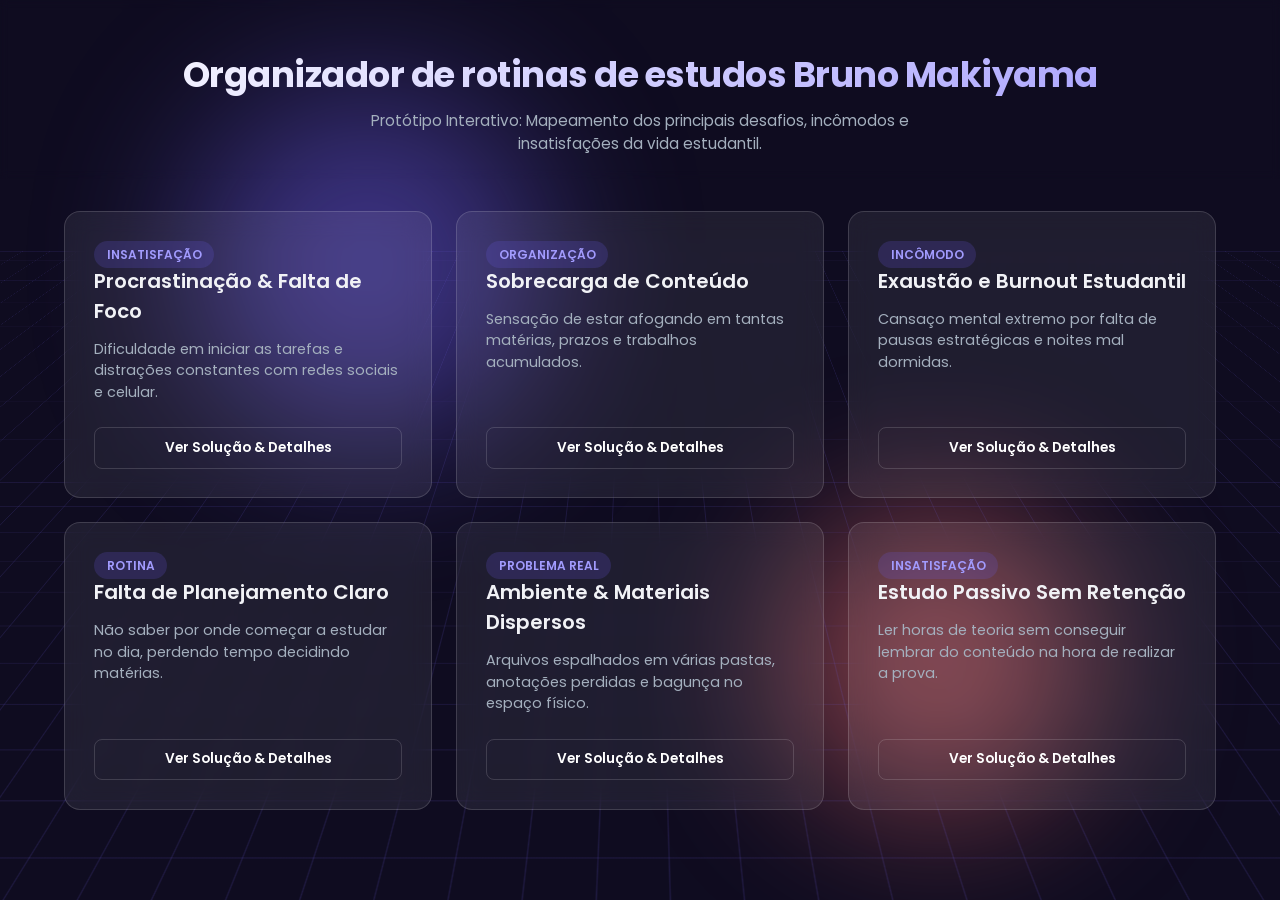
<file: index.html>
<!DOCTYPE html>
<html lang="pt-BR">
<head>
    <meta charset="UTF-8">
    <meta name="viewport" content="width=device-width, initial-scale=1.0">
    <title>Organizador de rotinas de estudos Bruno Makiyama</title>
    <link href="https://fonts.googleapis.com/css2?family=Poppins:wght@300;400;600;700&display=swap" rel="stylesheet">
    <style>
        * { margin: 0; padding: 0; box-sizing: border-box; font-family: 'Poppins', sans-serif; }
        :root {
            --primary: #6C5CE7;
            --primary-light: #A29BFE;
            --bg-dark: #0F0C20;
            --card-bg: rgba(255, 255, 255, 0.07);
            --card-border: rgba(255, 255, 255, 0.15);
            --text-color: #F1F2F6;
            --text-dim: #A4B0BE;
            --accent: #FF7675;
        }
        body { background-color: var(--bg-dark); color: var(--text-color); min-height: 100vh; overflow-x: hidden; position: relative; }
        .bg-3d-container { position: fixed; top: 0; left: 0; width: 100vw; height: 100vh; z-index: -1; perspective: 1000px; overflow: hidden; }
        .bg-3d-grid {
            position: absolute; width: 200%; height: 200%; top: -50%; left: -50%;
            background-image: linear-gradient(to right, rgba(108, 92, 231, 0.15) 1px, transparent 1px), linear-gradient(to bottom, rgba(108, 92, 231, 0.15) 1px, transparent 1px);
            background-size: 50px 50px; transform: rotateX(60deg) translateZ(-100px); animation: moveGrid 20s linear infinite;
        }
        .orb { position: absolute; border-radius: 50%; filter: blur(80px); opacity: 0.5; animation: floatOrb 10s ease-in-out infinite alternate; }
        .orb-1 { width: 350px; height: 350px; background: #6C5CE7; top: 10%; left: 15%; }
        .orb-2 { width: 300px; height: 300px; background: #FF7675; bottom: 10%; right: 15%; animation-delay: -5s; }
        @keyframes moveGrid { 0% { transform: rotateX(60deg) translateY(0); } 100% { transform: rotateX(60deg) translateY(50px); } }
        @keyframes floatOrb { 0% { transform: translateY(0) scale(1); } 100% { transform: translateY(-40px) scale(1.1); } }
        header { text-align: center; padding: 3rem 1rem 1.5rem; backdrop-filter: blur(5px); }
        header h1 { font-size: 2.2rem; font-weight: 700; background: linear-gradient(135deg, #FFF, var(--primary-light)); -webkit-background-clip: text; -webkit-text-fill-color: transparent; margin-bottom: 0.5rem; letter-spacing: -0.5px; }
        header p { color: var(--text-dim); font-size: 0.95rem; max-width: 600px; margin: 0 auto; }
        main { max-width: 1200px; margin: 2rem auto; padding: 0 1.5rem 4rem; }
        .cards-grid { display: grid; grid-template-columns: repeat(auto-fit, minmax(300px, 1fr)); gap: 1.5rem; }
        .card {
            background: var(--card-bg); border: 1px solid var(--card-border); border-radius: 16px; padding: 1.8rem;
            backdrop-filter: blur(12px); -webkit-backdrop-filter: blur(12px); transition: all 0.3s cubic-bezier(0.25, 0.8, 0.25, 1);
            display: flex; flex-direction: column; justify-content: space-between; position: relative; overflow: hidden; text-decoration: none; color: inherit;
        }
        .card::before {
            content: ''; position: absolute; top: 0; left: 0; width: 100%; height: 4px;
            background: linear-gradient(90deg, var(--primary), var(--accent)); opacity: 0; transition: opacity 0.3s ease;
        }
        .card:hover { transform: translateY(-8px) scale(1.02); border-color: rgba(255, 255, 255, 0.3); box-shadow: 0 15px 30px rgba(0, 0, 0, 0.4); }
        .card:hover::before { opacity: 1; }
        .card-tag { align-self: flex-start; font-size: 0.75rem; font-weight: 600; padding: 0.3rem 0.8rem; border-radius: 20px; background: rgba(108, 92, 231, 0.2); color: var(--primary-light); text-transform: uppercase; margin-bottom: 1rem; }
        .card h3 { font-size: 1.25rem; margin-bottom: 0.8rem; font-weight: 600; }
        .card p { color: var(--text-dim); font-size: 0.9rem; line-height: 1.5; margin-bottom: 1.5rem; }
        .card-btn { background: transparent; color: #FFF; border: 1px solid var(--card-border); padding: 0.6rem 1rem; border-radius: 8px; font-size: 0.85rem; font-weight: 600; transition: all 0.2s ease; text-align: center; }
        .card:hover .card-btn { background: var(--primary); border-color: var(--primary); }
        @media (max-width: 600px) { header h1 { font-size: 1.6rem; } .cards-grid { grid-template-columns: 1fr; } }
    </style>
</head>
<body>
    <div class="bg-3d-container">
        <div class="orb orb-1"></div>
        <div class="orb orb-2"></div>
        <div class="bg-3d-grid"></div>
    </div>

    <header>
        <h1>Organizador de rotinas de estudos Bruno Makiyama</h1>
        <p>Protótipo Interativo: Mapeamento dos principais desafios, incômodos e insatisfações da vida estudantil.</p>
    </header>

    <main>
        <div class="cards-grid">
            <a href="procrastinacao.html" class="card">
                <div>
                    <span class="card-tag">Insatisfação</span>
                    <h3>Procrastinação & Falta de Foco</h3>
                    <p>Dificuldade em iniciar as tarefas e distrações constantes com redes sociais e celular.</p>
                </div>
                <div class="card-btn">Ver Solução & Detalhes</div>
            </a>

            <a href="sobrecarga.html" class="card">
                <div>
                    <span class="card-tag">Organização</span>
                    <h3>Sobrecarga de Conteúdo</h3>
                    <p>Sensação de estar afogando em tantas matérias, prazos e trabalhos acumulados.</p>
                </div>
                <div class="card-btn">Ver Solução & Detalhes</div>
            </a>

            <a href="burnout.html" class="card">
                <div>
                    <span class="card-tag">Incômodo</span>
                    <h3>Exaustão e Burnout Estudantil</h3>
                    <p>Cansaço mental extremo por falta de pausas estratégicas e noites mal dormidas.</p>
                </div>
                <div class="card-btn">Ver Solução & Detalhes</div>
            </a>

            <a href="planejamento.html" class="card">
                <div>
                    <span class="card-tag">Rotina</span>
                    <h3>Falta de Planejamento Claro</h3>
                    <p>Não saber por onde começar a estudar no dia, perdendo tempo decidindo matérias.</p>
                </div>
                <div class="card-btn">Ver Solução & Detalhes</div>
            </a>

            <a href="materiais.html" class="card">
                <div>
                    <span class="card-tag">Problema Real</span>
                    <h3>Ambiente & Materiais Dispersos</h3>
                    <p>Arquivos espalhados em várias pastas, anotações perdidas e bagunça no espaço físico.</p>
                </div>
                <div class="card-btn">Ver Solução & Detalhes</div>
            </a>

            <a href="retencao.html" class="card">
                <div>
                    <span class="card-tag">Insatisfação</span>
                    <h3>Estudo Passivo Sem Retenção</h3>
                    <p>Ler horas de teoria sem conseguir lembrar do conteúdo na hora de realizar a prova.</p>
                </div>
                <div class="card-btn">Ver Solução & Detalhes</div>
            </a>
        </div>
    </main>
</body>
</html>
</file>
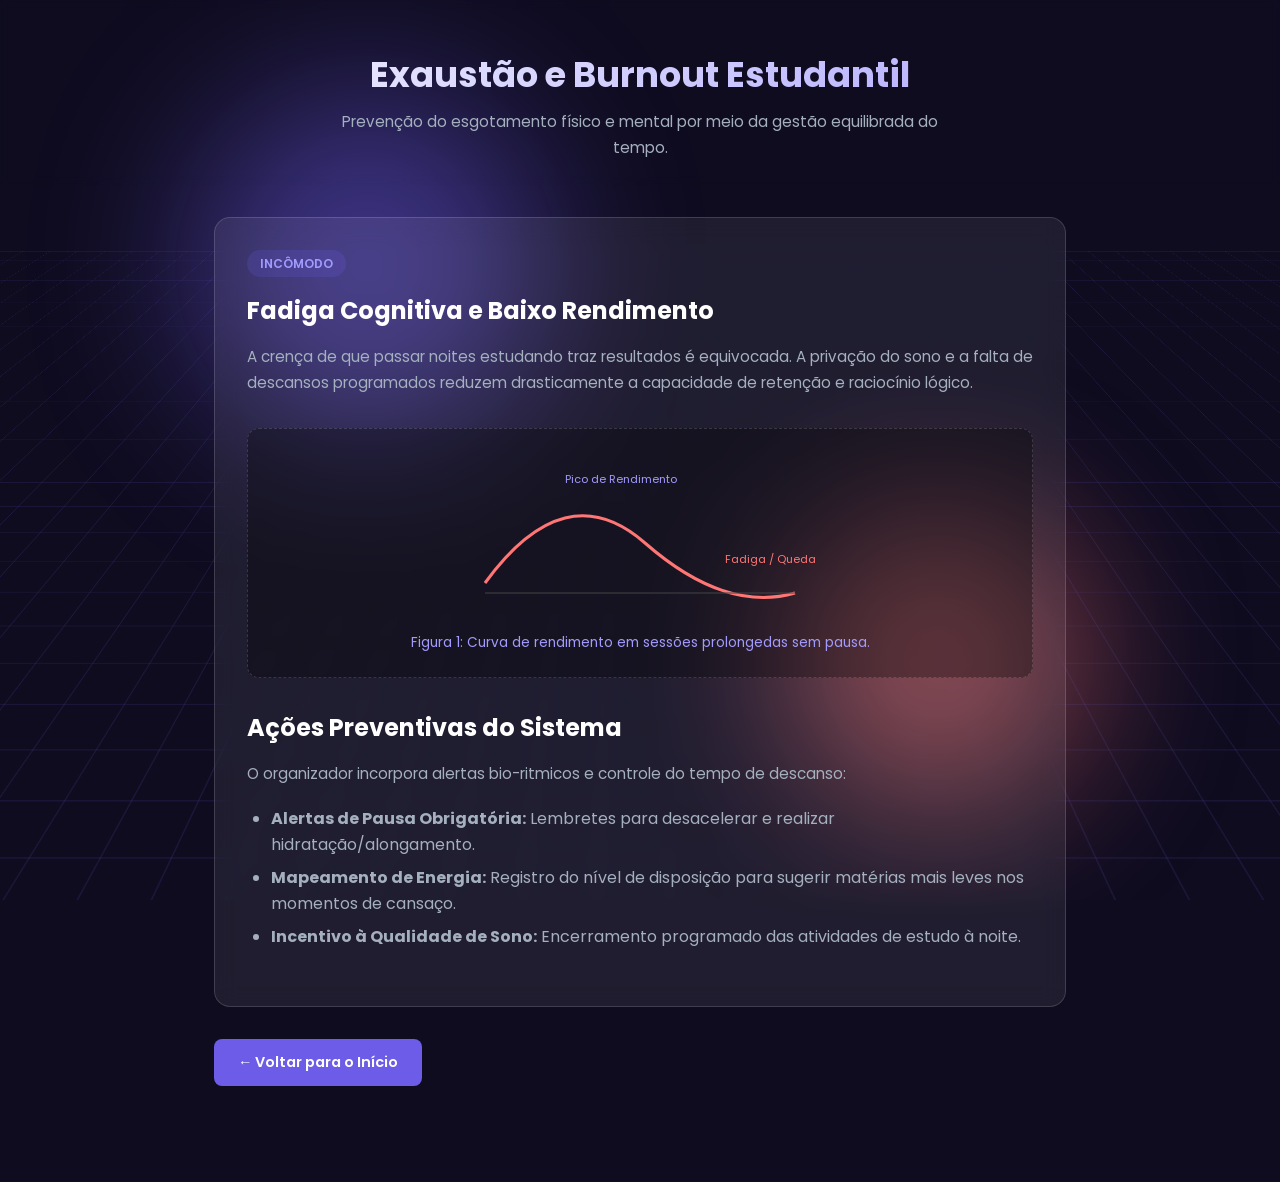
<file: burnout.html>
<!DOCTYPE html>
<html lang="pt-BR">
<head>
    <meta charset="UTF-8">
    <meta name="viewport" content="width=device-width, initial-scale=1.0">
    <title>Exaustão e Burnout Estudantil - Bruno Makiyama</title>
    <link href="https://fonts.googleapis.com/css2?family=Poppins:wght@300;400;600;700&display=swap" rel="stylesheet">
    <style>
        * { margin: 0; padding: 0; box-sizing: border-box; font-family: 'Poppins', sans-serif; }
        :root {
            --primary: #6C5CE7;
            --primary-light: #A29BFE;
            --bg-dark: #0F0C20;
            --card-bg: rgba(255, 255, 255, 0.07);
            --card-border: rgba(255, 255, 255, 0.15);
            --text-color: #F1F2F6;
            --text-dim: #A4B0BE;
            --accent: #FF7675;
        }
        body { background-color: var(--bg-dark); color: var(--text-color); min-height: 100vh; overflow-x: hidden; position: relative; }
        .bg-3d-container { position: fixed; top: 0; left: 0; width: 100vw; height: 100vh; z-index: -1; perspective: 1000px; overflow: hidden; }
        .bg-3d-grid {
            position: absolute; width: 200%; height: 200%; top: -50%; left: -50%;
            background-image: linear-gradient(to right, rgba(108, 92, 231, 0.15) 1px, transparent 1px), linear-gradient(to bottom, rgba(108, 92, 231, 0.15) 1px, transparent 1px);
            background-size: 50px 50px; transform: rotateX(60deg) translateZ(-100px); animation: moveGrid 20s linear infinite;
        }
        .orb { position: absolute; border-radius: 50%; filter: blur(80px); opacity: 0.5; animation: floatOrb 10s ease-in-out infinite alternate; }
        .orb-1 { width: 350px; height: 350px; background: #6C5CE7; top: 10%; left: 15%; }
        .orb-2 { width: 300px; height: 300px; background: #FF7675; bottom: 10%; right: 15%; animation-delay: -5s; }
        @keyframes moveGrid { 0% { transform: rotateX(60deg) translateY(0); } 100% { transform: rotateX(60deg) translateY(50px); } }
        @keyframes floatOrb { 0% { transform: translateY(0) scale(1); } 100% { transform: translateY(-40px) scale(1.1); } }
        header { text-align: center; padding: 3rem 1rem 1.5rem; backdrop-filter: blur(5px); }
        header h1 { font-size: 2.2rem; font-weight: 700; background: linear-gradient(135deg, #FFF, var(--primary-light)); -webkit-background-clip: text; -webkit-text-fill-color: transparent; margin-bottom: 0.5rem; }
        header p { color: var(--text-dim); font-size: 0.95rem; max-width: 600px; margin: 0 auto; }
        main { max-width: 900px; margin: 2rem auto; padding: 0 1.5rem 4rem; }
        .content-card { background: var(--card-bg); border: 1px solid var(--card-border); border-radius: 16px; padding: 2rem; backdrop-filter: blur(12px); -webkit-backdrop-filter: blur(12px); margin-bottom: 2rem; }
        .tag { display: inline-block; font-size: 0.75rem; font-weight: 600; padding: 0.3rem 0.8rem; border-radius: 20px; background: rgba(108, 92, 231, 0.2); color: var(--primary-light); text-transform: uppercase; margin-bottom: 1rem; }
        h2 { font-size: 1.5rem; color: #FFF; margin-bottom: 1rem; }
        p { color: var(--text-dim); line-height: 1.7; margin-bottom: 1.2rem; font-size: 0.95rem; }
        ul { margin-left: 1.5rem; color: var(--text-dim); margin-bottom: 1.5rem; }
        li { margin-bottom: 0.5rem; line-height: 1.6; }
        .figure-box { text-align: center; margin: 2rem 0; padding: 1.5rem; background: rgba(0, 0, 0, 0.3); border-radius: 12px; border: 1px dashed var(--card-border); }
        .figure-box svg { max-width: 100%; height: auto; }
        .caption { font-size: 0.85rem; color: var(--primary-light); margin-top: 0.8rem; display: block; }
        .btn-back { display: inline-block; background: var(--primary); color: #FFF; text-decoration: none; padding: 0.8rem 1.5rem; border-radius: 8px; font-weight: 600; font-size: 0.9rem; transition: all 0.3s ease; }
        .btn-back:hover { background: #5a4bcf; transform: translateY(-2px); }
    </style>
</head>
<body>
    <div class="bg-3d-container">
        <div class="orb orb-1"></div>
        <div class="orb orb-2"></div>
        <div class="bg-3d-grid"></div>
    </div>

    <header>
        <h1>Exaustão e Burnout Estudantil</h1>
        <p>Prevenção do esgotamento físico e mental por meio da gestão equilibrada do tempo.</p>
    </header>

    <main>
        <div class="content-card">
            <span class="tag">Incômodo</span>
            <h2>Fadiga Cognitiva e Baixo Rendimento</h2>
            <p>A crença de que passar noites estudando traz resultados é equivocada. A privação do sono e a falta de descansos programados reduzem drasticamente a capacidade de retenção e raciocínio lógico.</p>

            <div class="figure-box">
                <svg width="350" height="160" viewBox="0 0 350 160" xmlns="http://www.w3.org/2000/svg">
                    <path d="M 20 130 Q 100 20 180 90 T 330 140" fill="none" stroke="#FF7675" stroke-width="3"/>
                    <line x1="20" y1="140" x2="330" y2="140" stroke="#444" stroke-width="1"/>
                    <text x="100" y="30" fill="#A29BFE" font-size="11">Pico de Rendimento</text>
                    <text x="260" y="110" fill="#FF7675" font-size="11">Fadiga / Queda Acelerada</text>
                </svg>
                <span class="caption">Figura 1: Curva de rendimento em sessões prolongedas sem pausa.</span>
            </div>

            <h2>Ações Preventivas do Sistema</h2>
            <p>O organizador incorpora alertas bio-ritmicos e controle do tempo de descanso:</p>
            <ul>
                <li><strong>Alertas de Pausa Obrigatória:</strong> Lembretes para desacelerar e realizar hidratação/alongamento.</li>
                <li><strong>Mapeamento de Energia:</strong> Registro do nível de disposição para sugerir matérias mais leves nos momentos de cansaço.</li>
                <li><strong>Incentivo à Qualidade de Sono:</strong> Encerramento programado das atividades de estudo à noite.</li>
            </ul>
        </div>

        <a href="index.html" class="btn-back">← Voltar para o Início</a>
    </main>
</body>
</html>
</file>
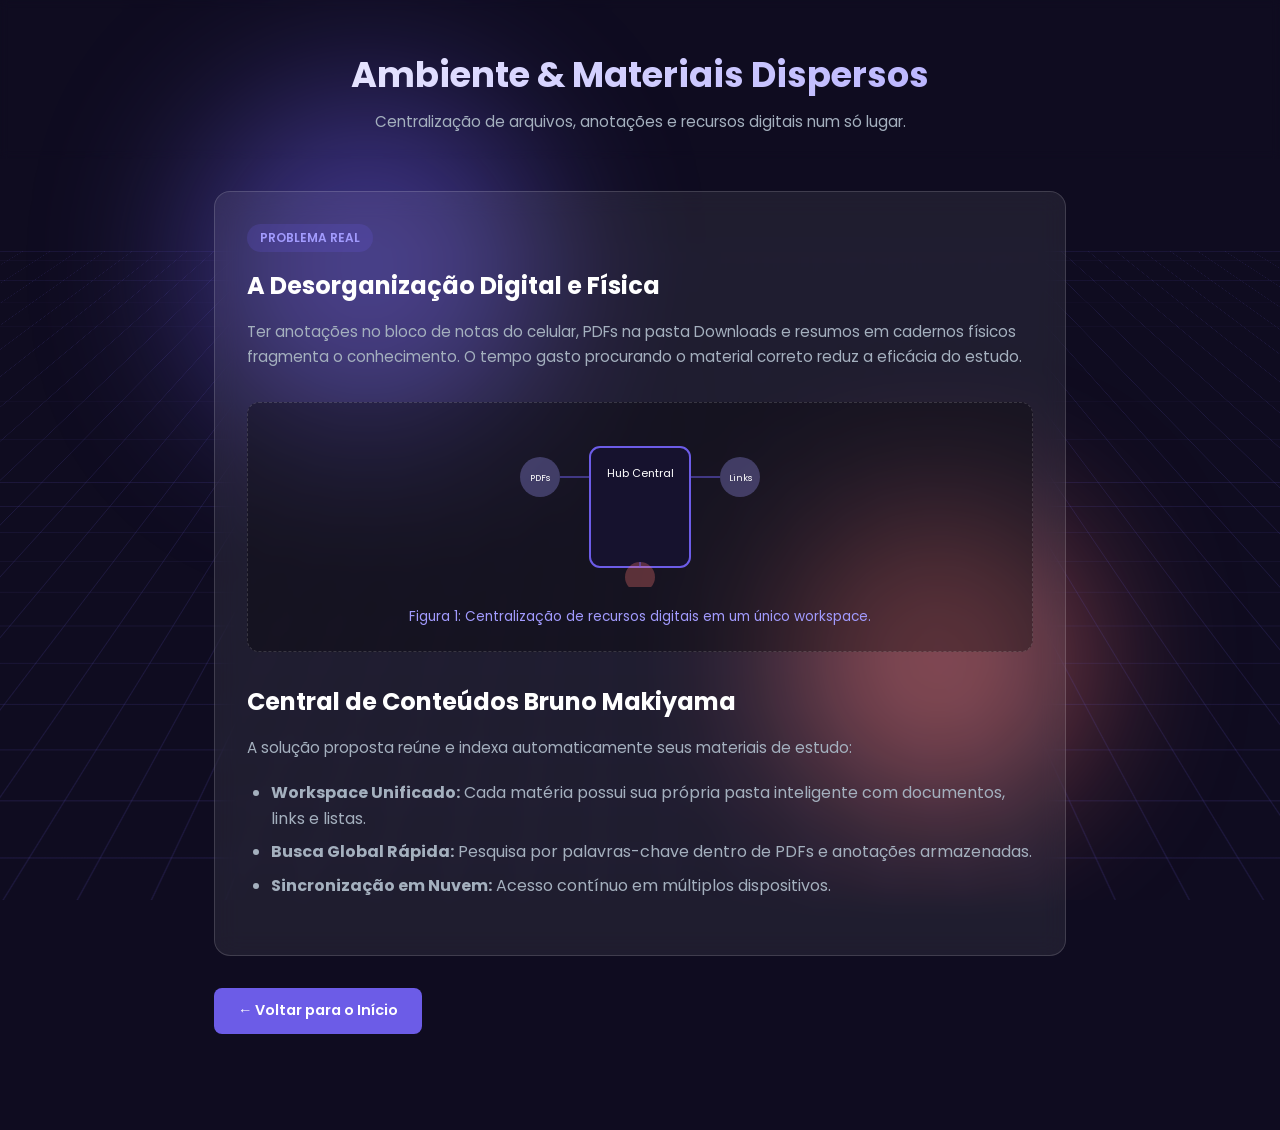
<file: materiais.html>
<!DOCTYPE html>
<html lang="pt-BR">
<head>
    <meta charset="UTF-8">
    <meta name="viewport" content="width=device-width, initial-scale=1.0">
    <title>Ambiente & Materiais Dispersos - Bruno Makiyama</title>
    <link href="https://fonts.googleapis.com/css2?family=Poppins:wght@300;400;600;700&display=swap" rel="stylesheet">
    <style>
        * { margin: 0; padding: 0; box-sizing: border-box; font-family: 'Poppins', sans-serif; }
        :root {
            --primary: #6C5CE7;
            --primary-light: #A29BFE;
            --bg-dark: #0F0C20;
            --card-bg: rgba(255, 255, 255, 0.07);
            --card-border: rgba(255, 255, 255, 0.15);
            --text-color: #F1F2F6;
            --text-dim: #A4B0BE;
            --accent: #FF7675;
        }
        body { background-color: var(--bg-dark); color: var(--text-color); min-height: 100vh; overflow-x: hidden; position: relative; }
        .bg-3d-container { position: fixed; top: 0; left: 0; width: 100vw; height: 100vh; z-index: -1; perspective: 1000px; overflow: hidden; }
        .bg-3d-grid {
            position: absolute; width: 200%; height: 200%; top: -50%; left: -50%;
            background-image: linear-gradient(to right, rgba(108, 92, 231, 0.15) 1px, transparent 1px), linear-gradient(to bottom, rgba(108, 92, 231, 0.15) 1px, transparent 1px);
            background-size: 50px 50px; transform: rotateX(60deg) translateZ(-100px); animation: moveGrid 20s linear infinite;
        }
        .orb { position: absolute; border-radius: 50%; filter: blur(80px); opacity: 0.5; animation: floatOrb 10s ease-in-out infinite alternate; }
        .orb-1 { width: 350px; height: 350px; background: #6C5CE7; top: 10%; left: 15%; }
        .orb-2 { width: 300px; height: 300px; background: #FF7675; bottom: 10%; right: 15%; animation-delay: -5s; }
        @keyframes moveGrid { 0% { transform: rotateX(60deg) translateY(0); } 100% { transform: rotateX(60deg) translateY(50px); } }
        @keyframes floatOrb { 0% { transform: translateY(0) scale(1); } 100% { transform: translateY(-40px) scale(1.1); } }
        header { text-align: center; padding: 3rem 1rem 1.5rem; backdrop-filter: blur(5px); }
        header h1 { font-size: 2.2rem; font-weight: 700; background: linear-gradient(135deg, #FFF, var(--primary-light)); -webkit-background-clip: text; -webkit-text-fill-color: transparent; margin-bottom: 0.5rem; }
        header p { color: var(--text-dim); font-size: 0.95rem; max-width: 600px; margin: 0 auto; }
        main { max-width: 900px; margin: 2rem auto; padding: 0 1.5rem 4rem; }
        .content-card { background: var(--card-bg); border: 1px solid var(--card-border); border-radius: 16px; padding: 2rem; backdrop-filter: blur(12px); -webkit-backdrop-filter: blur(12px); margin-bottom: 2rem; }
        .tag { display: inline-block; font-size: 0.75rem; font-weight: 600; padding: 0.3rem 0.8rem; border-radius: 20px; background: rgba(108, 92, 231, 0.2); color: var(--primary-light); text-transform: uppercase; margin-bottom: 1rem; }
        h2 { font-size: 1.5rem; color: #FFF; margin-bottom: 1rem; }
        p { color: var(--text-dim); line-height: 1.7; margin-bottom: 1.2rem; font-size: 0.95rem; }
        ul { margin-left: 1.5rem; color: var(--text-dim); margin-bottom: 1.5rem; }
        li { margin-bottom: 0.5rem; line-height: 1.6; }
        .figure-box { text-align: center; margin: 2rem 0; padding: 1.5rem; background: rgba(0, 0, 0, 0.3); border-radius: 12px; border: 1px dashed var(--card-border); }
        .figure-box svg { max-width: 100%; height: auto; }
        .caption { font-size: 0.85rem; color: var(--primary-light); margin-top: 0.8rem; display: block; }
        .btn-back { display: inline-block; background: var(--primary); color: #FFF; text-decoration: none; padding: 0.8rem 1.5rem; border-radius: 8px; font-weight: 600; font-size: 0.9rem; transition: all 0.3s ease; }
        .btn-back:hover { background: #5a4bcf; transform: translateY(-2px); }
    </style>
</head>
<body>
    <div class="bg-3d-container">
        <div class="orb orb-1"></div>
        <div class="orb orb-2"></div>
        <div class="bg-3d-grid"></div>
    </div>

    <header>
        <h1>Ambiente & Materiais Dispersos</h1>
        <p>Centralização de arquivos, anotações e recursos digitais num só lugar.</p>
    </header>

    <main>
        <div class="content-card">
            <span class="tag">Problema Real</span>
            <h2>A Desorganização Digital e Física</h2>
            <p>Ter anotações no bloco de notas do celular, PDFs na pasta Downloads e resumos em cadernos físicos fragmenta o conhecimento. O tempo gasto procurando o material correto reduz a eficácia do estudo.</p>

            <div class="figure-box">
                <svg width="300" height="160" viewBox="0 0 300 160" xmlns="http://www.w3.org/2000/svg">
                    <rect x="100" y="20" width="100" height="120" rx="10" fill="#16122e" stroke="#6C5CE7" stroke-width="2"/>
                    <text x="150" y="50" fill="#FFF" font-size="11" text-anchor="middle">Hub Central</text>
                    <circle cx="50" cy="50" r="20" fill="#A29BFE" opacity="0.3"/>
                    <text x="50" y="54" fill="#FFF" font-size="9" text-anchor="middle">PDFs</text>
                    <line x1="70" y1="50" x2="100" y2="50" stroke="#6C5CE7"/>
                    <circle cx="250" cy="50" r="20" fill="#A29BFE" opacity="0.3"/>
                    <text x="250" y="54" fill="#FFF" font-size="9" text-anchor="middle">Links</text>
                    <line x1="200" y1="50" x2="230" y2="50" stroke="#6C5CE7"/>
                    <circle cx="150" cy="150" r="15" fill="#FF7675" opacity="0.3"/>
                    <line x1="150" y1="140" x2="150" y2="135" stroke="#6C5CE7"/>
                </svg>
                <span class="caption">Figura 1: Centralização de recursos digitais em um único workspace.</span>
            </div>

            <h2>Central de Conteúdos Bruno Makiyama</h2>
            <p>A solução proposta reúne e indexa automaticamente seus materiais de estudo:</p>
            <ul>
                <li><strong>Workspace Unificado:</strong> Cada matéria possui sua própria pasta inteligente com documentos, links e listas.</li>
                <li><strong>Busca Global Rápida:</strong> Pesquisa por palavras-chave dentro de PDFs e anotações armazenadas.</li>
                <li><strong>Sincronização em Nuvem:</strong> Acesso contínuo em múltiplos dispositivos.</li>
            </ul>
        </div>

        <a href="index.html" class="btn-back">← Voltar para o Início</a>
    </main>
</body>
</html>
</file>
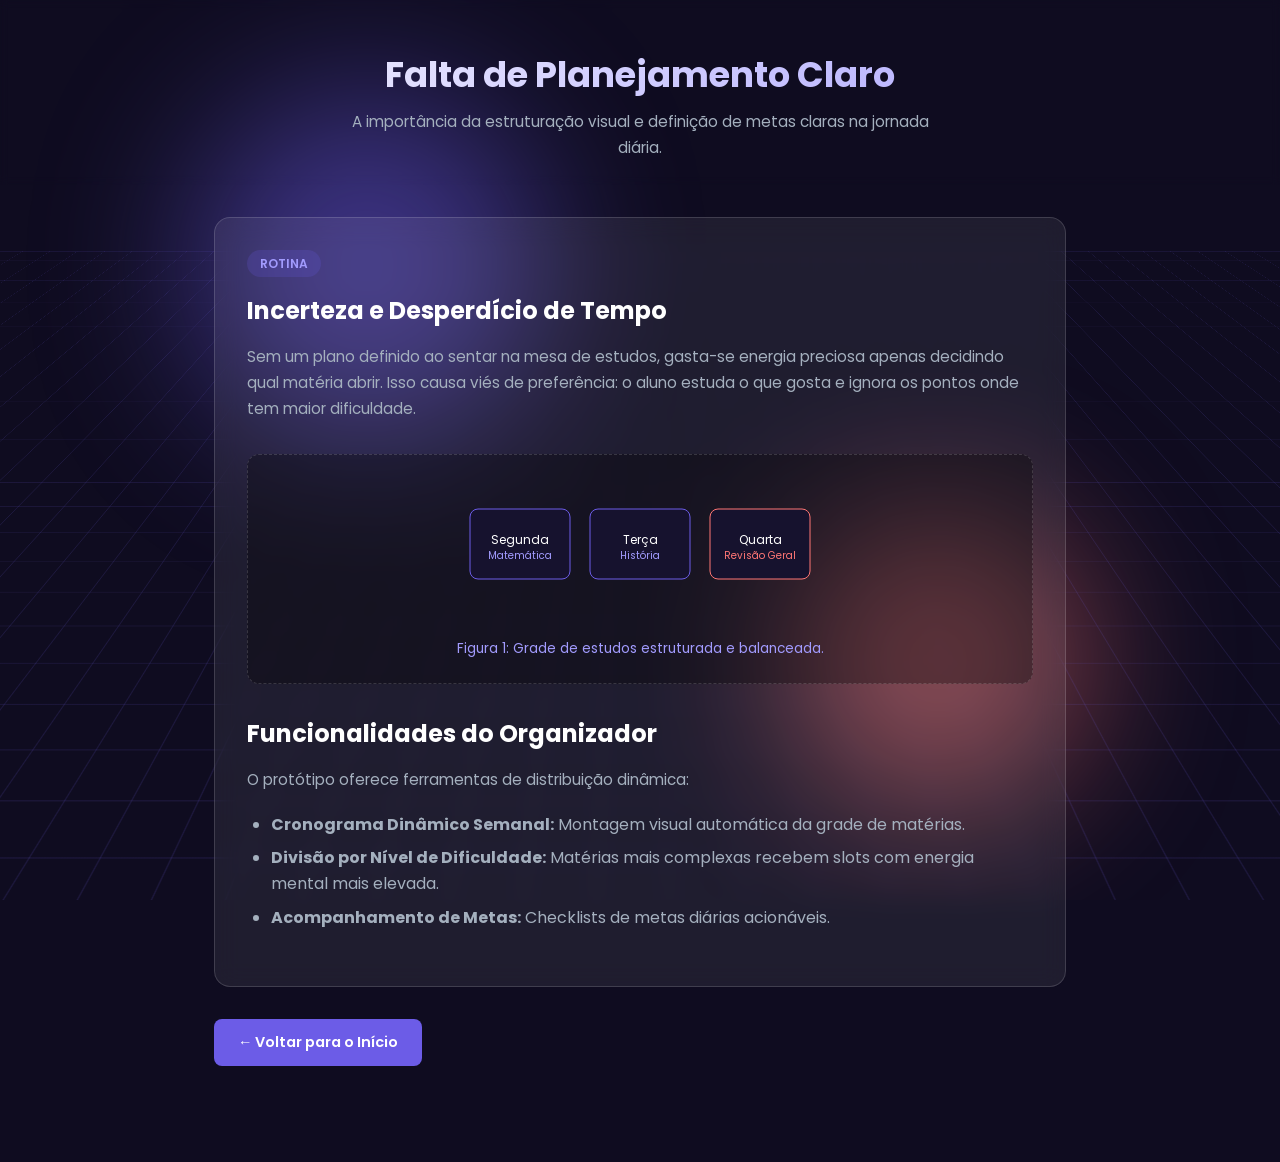
<file: planejamento.html>
<!DOCTYPE html>
<html lang="pt-BR">
<head>
    <meta charset="UTF-8">
    <meta name="viewport" content="width=device-width, initial-scale=1.0">
    <title>Falta de Planejamento Claro - Bruno Makiyama</title>
    <link href="https://fonts.googleapis.com/css2?family=Poppins:wght@300;400;600;700&display=swap" rel="stylesheet">
    <style>
        * { margin: 0; padding: 0; box-sizing: border-box; font-family: 'Poppins', sans-serif; }
        :root {
            --primary: #6C5CE7;
            --primary-light: #A29BFE;
            --bg-dark: #0F0C20;
            --card-bg: rgba(255, 255, 255, 0.07);
            --card-border: rgba(255, 255, 255, 0.15);
            --text-color: #F1F2F6;
            --text-dim: #A4B0BE;
            --accent: #FF7675;
        }
        body { background-color: var(--bg-dark); color: var(--text-color); min-height: 100vh; overflow-x: hidden; position: relative; }
        .bg-3d-container { position: fixed; top: 0; left: 0; width: 100vw; height: 100vh; z-index: -1; perspective: 1000px; overflow: hidden; }
        .bg-3d-grid {
            position: absolute; width: 200%; height: 200%; top: -50%; left: -50%;
            background-image: linear-gradient(to right, rgba(108, 92, 231, 0.15) 1px, transparent 1px), linear-gradient(to bottom, rgba(108, 92, 231, 0.15) 1px, transparent 1px);
            background-size: 50px 50px; transform: rotateX(60deg) translateZ(-100px); animation: moveGrid 20s linear infinite;
        }
        .orb { position: absolute; border-radius: 50%; filter: blur(80px); opacity: 0.5; animation: floatOrb 10s ease-in-out infinite alternate; }
        .orb-1 { width: 350px; height: 350px; background: #6C5CE7; top: 10%; left: 15%; }
        .orb-2 { width: 300px; height: 300px; background: #FF7675; bottom: 10%; right: 15%; animation-delay: -5s; }
        @keyframes moveGrid { 0% { transform: rotateX(60deg) translateY(0); } 100% { transform: rotateX(60deg) translateY(50px); } }
        @keyframes floatOrb { 0% { transform: translateY(0) scale(1); } 100% { transform: translateY(-40px) scale(1.1); } }
        header { text-align: center; padding: 3rem 1rem 1.5rem; backdrop-filter: blur(5px); }
        header h1 { font-size: 2.2rem; font-weight: 700; background: linear-gradient(135deg, #FFF, var(--primary-light)); -webkit-background-clip: text; -webkit-text-fill-color: transparent; margin-bottom: 0.5rem; }
        header p { color: var(--text-dim); font-size: 0.95rem; max-width: 600px; margin: 0 auto; }
        main { max-width: 900px; margin: 2rem auto; padding: 0 1.5rem 4rem; }
        .content-card { background: var(--card-bg); border: 1px solid var(--card-border); border-radius: 16px; padding: 2rem; backdrop-filter: blur(12px); -webkit-backdrop-filter: blur(12px); margin-bottom: 2rem; }
        .tag { display: inline-block; font-size: 0.75rem; font-weight: 600; padding: 0.3rem 0.8rem; border-radius: 20px; background: rgba(108, 92, 231, 0.2); color: var(--primary-light); text-transform: uppercase; margin-bottom: 1rem; }
        h2 { font-size: 1.5rem; color: #FFF; margin-bottom: 1rem; }
        p { color: var(--text-dim); line-height: 1.7; margin-bottom: 1.2rem; font-size: 0.95rem; }
        ul { margin-left: 1.5rem; color: var(--text-dim); margin-bottom: 1.5rem; }
        li { margin-bottom: 0.5rem; line-height: 1.6; }
        .figure-box { text-align: center; margin: 2rem 0; padding: 1.5rem; background: rgba(0, 0, 0, 0.3); border-radius: 12px; border: 1px dashed var(--card-border); }
        .figure-box svg { max-width: 100%; height: auto; }
        .caption { font-size: 0.85rem; color: var(--primary-light); margin-top: 0.8rem; display: block; }
        .btn-back { display: inline-block; background: var(--primary); color: #FFF; text-decoration: none; padding: 0.8rem 1.5rem; border-radius: 8px; font-weight: 600; font-size: 0.9rem; transition: all 0.3s ease; }
        .btn-back:hover { background: #5a4bcf; transform: translateY(-2px); }
    </style>
</head>
<body>
    <div class="bg-3d-container">
        <div class="orb orb-1"></div>
        <div class="orb orb-2"></div>
        <div class="bg-3d-grid"></div>
    </div>

    <header>
        <h1>Falta de Planejamento Claro</h1>
        <p>A importância da estruturação visual e definição de metas claras na jornada diária.</p>
    </header>

    <main>
        <div class="content-card">
            <span class="tag">Rotina</span>
            <h2>Incerteza e Desperdício de Tempo</h2>
            <p>Sem um plano definido ao sentar na mesa de estudos, gasta-se energia preciosa apenas decidindo qual matéria abrir. Isso causa viés de preferência: o aluno estuda o que gosta e ignora os pontos onde tem maior dificuldade.</p>

            <div class="figure-box">
                <svg width="380" height="140" viewBox="0 0 380 140" xmlns="http://www.w3.org/2000/svg">
                    <rect x="20" y="30" width="100" height="70" rx="8" fill="#16122e" stroke="#6C5CE7"/>
                    <text x="70" y="65" fill="#FFF" font-size="12" text-anchor="middle">Segunda</text>
                    <text x="70" y="80" fill="#A29BFE" font-size="10" text-anchor="middle">Matemática</text>

                    <rect x="140" y="30" width="100" height="70" rx="8" fill="#16122e" stroke="#6C5CE7"/>
                    <text x="190" y="65" fill="#FFF" font-size="12" text-anchor="middle">Terça</text>
                    <text x="190" y="80" fill="#A29BFE" font-size="10" text-anchor="middle">História</text>

                    <rect x="260" y="30" width="100" height="70" rx="8" fill="#16122e" stroke="#FF7675"/>
                    <text x="310" y="65" fill="#FFF" font-size="12" text-anchor="middle">Quarta</text>
                    <text x="310" y="80" fill="#FF7675" font-size="10" text-anchor="middle">Revisão Geral</text>
                </svg>
                <span class="caption">Figura 1: Grade de estudos estruturada e balanceada.</span>
            </div>

            <h2>Funcionalidades do Organizador</h2>
            <p>O protótipo oferece ferramentas de distribuição dinâmica:</p>
            <ul>
                <li><strong>Cronograma Dinâmico Semanal:</strong> Montagem visual automática da grade de matérias.</li>
                <li><strong>Divisão por Nível de Dificuldade:</strong> Matérias mais complexas recebem slots com energia mental mais elevada.</li>
                <li><strong>Acompanhamento de Metas:</strong> Checklists de metas diárias acionáveis.</li>
            </ul>
        </div>

        <a href="index.html" class="btn-back">← Voltar para o Início</a>
    </main>
</body>
</html>
</file>
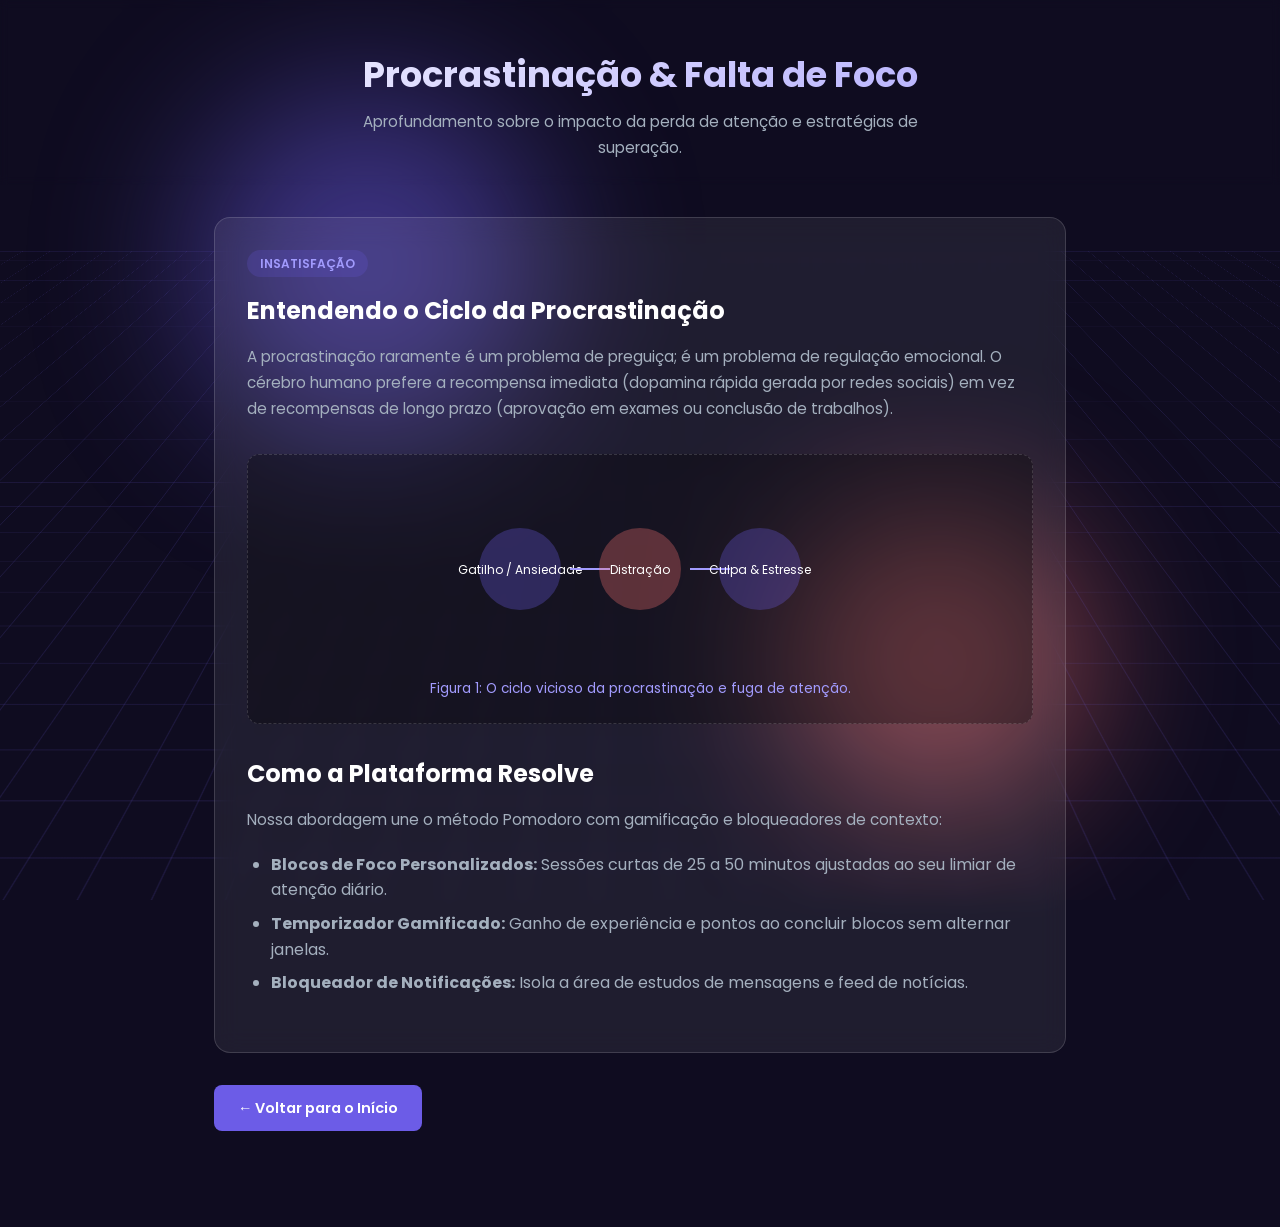
<file: procrastinacao.html>
<!DOCTYPE html>
<html lang="pt-BR">
<head>
    <meta charset="UTF-8">
    <meta name="viewport" content="width=device-width, initial-scale=1.0">
    <title>Procrastinação & Falta de Foco - Bruno Makiyama</title>
    <link href="https://fonts.googleapis.com/css2?family=Poppins:wght@300;400;600;700&display=swap" rel="stylesheet">
    <style>
        * { margin: 0; padding: 0; box-sizing: border-box; font-family: 'Poppins', sans-serif; }
        :root {
            --primary: #6C5CE7;
            --primary-light: #A29BFE;
            --bg-dark: #0F0C20;
            --card-bg: rgba(255, 255, 255, 0.07);
            --card-border: rgba(255, 255, 255, 0.15);
            --text-color: #F1F2F6;
            --text-dim: #A4B0BE;
            --accent: #FF7675;
        }
        body { background-color: var(--bg-dark); color: var(--text-color); min-height: 100vh; overflow-x: hidden; position: relative; }
        .bg-3d-container { position: fixed; top: 0; left: 0; width: 100vw; height: 100vh; z-index: -1; perspective: 1000px; overflow: hidden; }
        .bg-3d-grid {
            position: absolute; width: 200%; height: 200%; top: -50%; left: -50%;
            background-image: linear-gradient(to right, rgba(108, 92, 231, 0.15) 1px, transparent 1px), linear-gradient(to bottom, rgba(108, 92, 231, 0.15) 1px, transparent 1px);
            background-size: 50px 50px; transform: rotateX(60deg) translateZ(-100px); animation: moveGrid 20s linear infinite;
        }
        .orb { position: absolute; border-radius: 50%; filter: blur(80px); opacity: 0.5; animation: floatOrb 10s ease-in-out infinite alternate; }
        .orb-1 { width: 350px; height: 350px; background: #6C5CE7; top: 10%; left: 15%; }
        .orb-2 { width: 300px; height: 300px; background: #FF7675; bottom: 10%; right: 15%; animation-delay: -5s; }
        @keyframes moveGrid { 0% { transform: rotateX(60deg) translateY(0); } 100% { transform: rotateX(60deg) translateY(50px); } }
        @keyframes floatOrb { 0% { transform: translateY(0) scale(1); } 100% { transform: translateY(-40px) scale(1.1); } }
        header { text-align: center; padding: 3rem 1rem 1.5rem; backdrop-filter: blur(5px); }
        header h1 { font-size: 2.2rem; font-weight: 700; background: linear-gradient(135deg, #FFF, var(--primary-light)); -webkit-background-clip: text; -webkit-text-fill-color: transparent; margin-bottom: 0.5rem; }
        header p { color: var(--text-dim); font-size: 0.95rem; max-width: 600px; margin: 0 auto; }
        main { max-width: 900px; margin: 2rem auto; padding: 0 1.5rem 4rem; }
        .content-card { background: var(--card-bg); border: 1px solid var(--card-border); border-radius: 16px; padding: 2rem; backdrop-filter: blur(12px); -webkit-backdrop-filter: blur(12px); margin-bottom: 2rem; }
        .tag { display: inline-block; font-size: 0.75rem; font-weight: 600; padding: 0.3rem 0.8rem; border-radius: 20px; background: rgba(108, 92, 231, 0.2); color: var(--primary-light); text-transform: uppercase; margin-bottom: 1rem; }
        h2 { font-size: 1.5rem; color: #FFF; margin-bottom: 1rem; }
        p { color: var(--text-dim); line-height: 1.7; margin-bottom: 1.2rem; font-size: 0.95rem; }
        ul { margin-left: 1.5rem; color: var(--text-dim); margin-bottom: 1.5rem; }
        li { margin-bottom: 0.5rem; line-height: 1.6; }
        .figure-box { text-align: center; margin: 2rem 0; padding: 1.5rem; background: rgba(0, 0, 0, 0.3); border-radius: 12px; border: 1px dashed var(--card-border); }
        .figure-box svg { max-width: 100%; height: auto; }
        .caption { font-size: 0.85rem; color: var(--primary-light); margin-top: 0.8rem; display: block; }
        .btn-back { display: inline-block; background: var(--primary); color: #FFF; text-decoration: none; padding: 0.8rem 1.5rem; border-radius: 8px; font-weight: 600; font-size: 0.9rem; transition: all 0.3s ease; }
        .btn-back:hover { background: #5a4bcf; transform: translateY(-2px); }
    </style>
</head>
<body>
    <div class="bg-3d-container">
        <div class="orb orb-1"></div>
        <div class="orb orb-2"></div>
        <div class="bg-3d-grid"></div>
    </div>

    <header>
        <h1>Procrastinação & Falta de Foco</h1>
        <p>Aprofundamento sobre o impacto da perda de atenção e estratégias de superação.</p>
    </header>

    <main>
        <div class="content-card">
            <span class="tag">Insatisfação</span>
            <h2>Entendendo o Ciclo da Procrastinação</h2>
            <p>A procrastinação raramente é um problema de preguiça; é um problema de regulação emocional. O cérebro humano prefere a recompensa imediata (dopamina rápida gerada por redes sociais) em vez de recompensas de longo prazo (aprovação em exames ou conclusão de trabalhos).</p>

            <div class="figure-box">
                <svg width="400" height="180" viewBox="0 0 400 180" xmlns="http://www.w3.org/2000/svg">
                    <rect width="100%" height="100%" fill="none"/>
                    <circle cx="80" cy="90" r="40" fill="#6C5CE7" opacity="0.3" stroke="#6C5CE7" stroke-width="2"/>
                    <text x="80" y="95" fill="#FFF" font-size="12" text-anchor="middle">Gatilho / Ansiedade</text>
                    <path d="M 130 90 L 170 90" stroke="#A29BFE" stroke-width="2" marker-end="url(#arrow)"/>
                    <circle cx="200" cy="90" r="40" fill="#FF7675" opacity="0.3" stroke="#FF7675" stroke-width="2"/>
                    <text x="200" y="95" fill="#FFF" font-size="12" text-anchor="middle">Distração</text>
                    <path d="M 250 90 L 290 90" stroke="#A29BFE" stroke-width="2"/>
                    <circle cx="320" cy="90" r="40" fill="#6C5CE7" opacity="0.3" stroke="#6C5CE7" stroke-width="2"/>
                    <text x="320" y="95" fill="#FFF" font-size="12" text-anchor="middle">Culpa & Estresse</text>
                </svg>
                <span class="caption">Figura 1: O ciclo vicioso da procrastinação e fuga de atenção.</span>
            </div>

            <h2>Como a Plataforma Resolve</h2>
            <p>Nossa abordagem une o método Pomodoro com gamificação e bloqueadores de contexto:</p>
            <ul>
                <li><strong>Blocos de Foco Personalizados:</strong> Sessões curtas de 25 a 50 minutos ajustadas ao seu limiar de atenção diário.</li>
                <li><strong>Temporizador Gamificado:</strong> Ganho de experiência e pontos ao concluir blocos sem alternar janelas.</li>
                <li><strong>Bloqueador de Notificações:</strong> Isola a área de estudos de mensagens e feed de notícias.</li>
            </ul>
        </div>

        <a href="index.html" class="btn-back">← Voltar para o Início</a>
    </main>
</body>
</html>
</file>
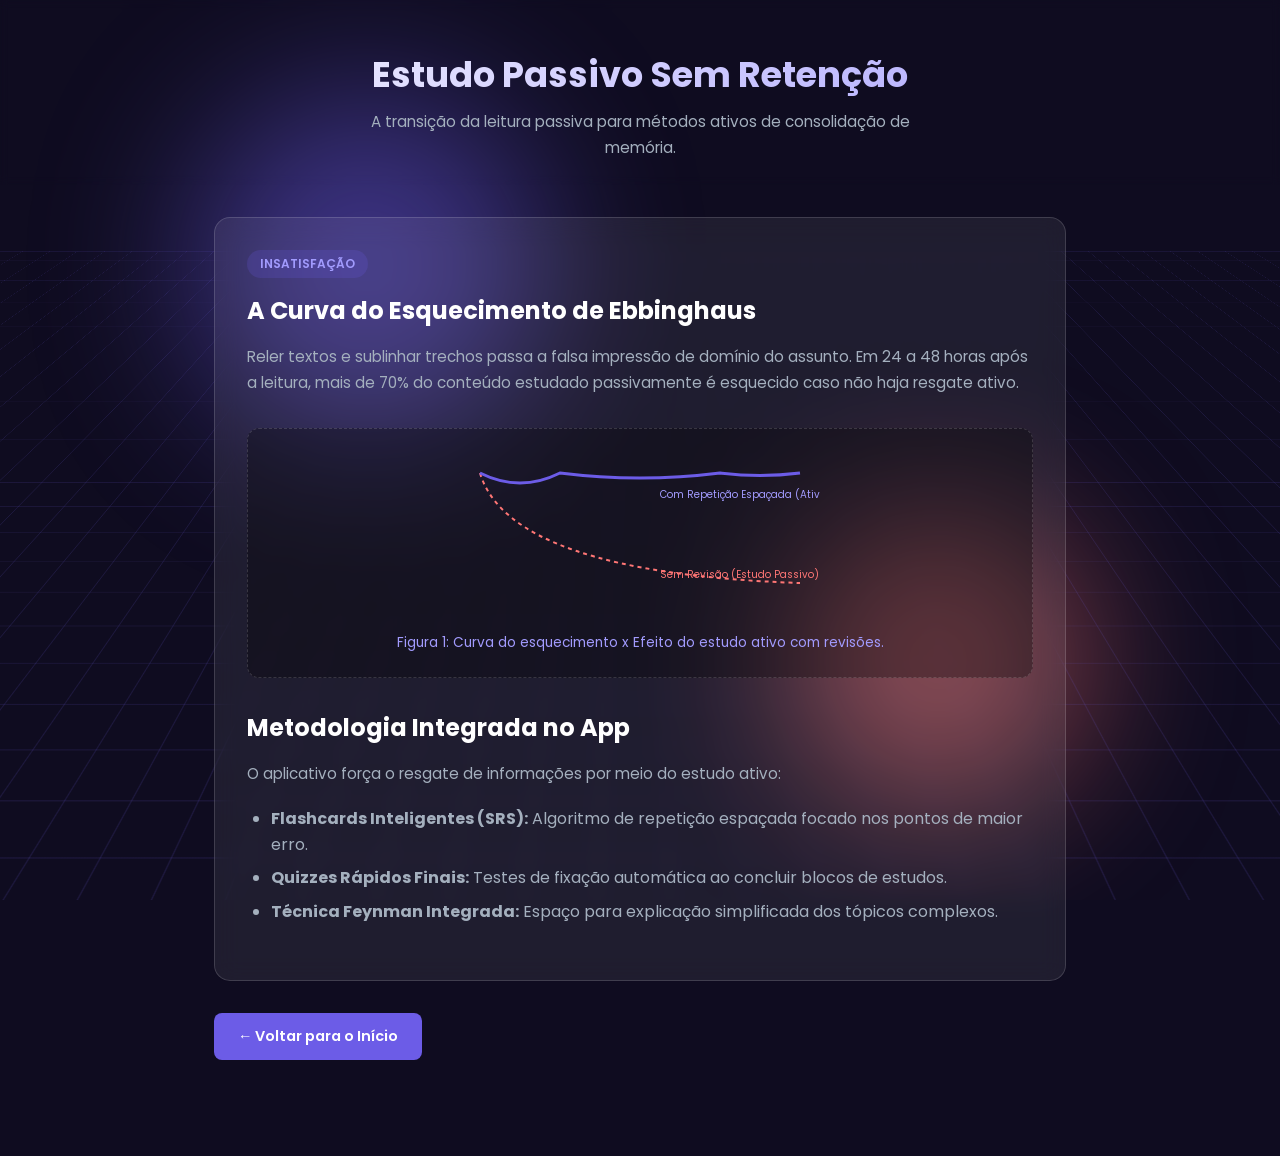
<file: retencao.html>
<!DOCTYPE html>
<html lang="pt-BR">
<head>
    <meta charset="UTF-8">
    <meta name="viewport" content="width=device-width, initial-scale=1.0">
    <title>Estudo Passivo Sem Retenção - Bruno Makiyama</title>
    <link href="https://fonts.googleapis.com/css2?family=Poppins:wght@300;400;600;700&display=swap" rel="stylesheet">
    <style>
        * { margin: 0; padding: 0; box-sizing: border-box; font-family: 'Poppins', sans-serif; }
        :root {
            --primary: #6C5CE7;
            --primary-light: #A29BFE;
            --bg-dark: #0F0C20;
            --card-bg: rgba(255, 255, 255, 0.07);
            --card-border: rgba(255, 255, 255, 0.15);
            --text-color: #F1F2F6;
            --text-dim: #A4B0BE;
            --accent: #FF7675;
        }
        body { background-color: var(--bg-dark); color: var(--text-color); min-height: 100vh; overflow-x: hidden; position: relative; }
        .bg-3d-container { position: fixed; top: 0; left: 0; width: 100vw; height: 100vh; z-index: -1; perspective: 1000px; overflow: hidden; }
        .bg-3d-grid {
            position: absolute; width: 200%; height: 200%; top: -50%; left: -50%;
            background-image: linear-gradient(to right, rgba(108, 92, 231, 0.15) 1px, transparent 1px), linear-gradient(to bottom, rgba(108, 92, 231, 0.15) 1px, transparent 1px);
            background-size: 50px 50px; transform: rotateX(60deg) translateZ(-100px); animation: moveGrid 20s linear infinite;
        }
        .orb { position: absolute; border-radius: 50%; filter: blur(80px); opacity: 0.5; animation: floatOrb 10s ease-in-out infinite alternate; }
        .orb-1 { width: 350px; height: 350px; background: #6C5CE7; top: 10%; left: 15%; }
        .orb-2 { width: 300px; height: 300px; background: #FF7675; bottom: 10%; right: 15%; animation-delay: -5s; }
        @keyframes moveGrid { 0% { transform: rotateX(60deg) translateY(0); } 100% { transform: rotateX(60deg) translateY(50px); } }
        @keyframes floatOrb { 0% { transform: translateY(0) scale(1); } 100% { transform: translateY(-40px) scale(1.1); } }
        header { text-align: center; padding: 3rem 1rem 1.5rem; backdrop-filter: blur(5px); }
        header h1 { font-size: 2.2rem; font-weight: 700; background: linear-gradient(135deg, #FFF, var(--primary-light)); -webkit-background-clip: text; -webkit-text-fill-color: transparent; margin-bottom: 0.5rem; }
        header p { color: var(--text-dim); font-size: 0.95rem; max-width: 600px; margin: 0 auto; }
        main { max-width: 900px; margin: 2rem auto; padding: 0 1.5rem 4rem; }
        .content-card { background: var(--card-bg); border: 1px solid var(--card-border); border-radius: 16px; padding: 2rem; backdrop-filter: blur(12px); -webkit-backdrop-filter: blur(12px); margin-bottom: 2rem; }
        .tag { display: inline-block; font-size: 0.75rem; font-weight: 600; padding: 0.3rem 0.8rem; border-radius: 20px; background: rgba(108, 92, 231, 0.2); color: var(--primary-light); text-transform: uppercase; margin-bottom: 1rem; }
        h2 { font-size: 1.5rem; color: #FFF; margin-bottom: 1rem; }
        p { color: var(--text-dim); line-height: 1.7; margin-bottom: 1.2rem; font-size: 0.95rem; }
        ul { margin-left: 1.5rem; color: var(--text-dim); margin-bottom: 1.5rem; }
        li { margin-bottom: 0.5rem; line-height: 1.6; }
        .figure-box { text-align: center; margin: 2rem 0; padding: 1.5rem; background: rgba(0, 0, 0, 0.3); border-radius: 12px; border: 1px dashed var(--card-border); }
        .figure-box svg { max-width: 100%; height: auto; }
        .caption { font-size: 0.85rem; color: var(--primary-light); margin-top: 0.8rem; display: block; }
        .btn-back { display: inline-block; background: var(--primary); color: #FFF; text-decoration: none; padding: 0.8rem 1.5rem; border-radius: 8px; font-weight: 600; font-size: 0.9rem; transition: all 0.3s ease; }
        .btn-back:hover { background: #5a4bcf; transform: translateY(-2px); }
    </style>
</head>
<body>
    <div class="bg-3d-container">
        <div class="orb orb-1"></div>
        <div class="orb orb-2"></div>
        <div class="bg-3d-grid"></div>
    </div>

    <header>
        <h1>Estudo Passivo Sem Retenção</h1>
        <p>A transição da leitura passiva para métodos ativos de consolidação de memória.</p>
    </header>

    <main>
        <div class="content-card">
            <span class="tag">Insatisfação</span>
            <h2>A Curva do Esquecimento de Ebbinghaus</h2>
            <p>Reler textos e sublinhar trechos passa a falsa impressão de domínio do assunto. Em 24 a 48 horas após a leitura, mais de 70% do conteúdo estudado passivamente é esquecido caso não haja resgate ativo.</p>

            <div class="figure-box">
                <svg width="360" height="160" viewBox="0 0 360 160" xmlns="http://www.w3.org/2000/svg">
                    <path d="M 20 20 Q 50 120 340 130" fill="none" stroke="#FF7675" stroke-width="2" stroke-dasharray="4"/>
                    <path d="M 20 20 Q 60 40 100 20 Q 180 30 260 20 Q 300 25 340 20" fill="none" stroke="#6C5CE7" stroke-width="3"/>
                    <text x="200" y="125" fill="#FF7675" font-size="10">Sem Revisão (Estudo Passivo)</text>
                    <text x="200" y="45" fill="#A29BFE" font-size="10">Com Repetição Espaçada (Ativo)</text>
                </svg>
                <span class="caption">Figura 1: Curva do esquecimento x Efeito do estudo ativo com revisões.</span>
            </div>

            <h2>Metodologia Integrada no App</h2>
            <p>O aplicativo força o resgate de informações por meio do estudo ativo:</p>
            <ul>
                <li><strong>Flashcards Inteligentes (SRS):</strong> Algoritmo de repetição espaçada focado nos pontos de maior erro.</li>
                <li><strong>Quizzes Rápidos Finais:</strong> Testes de fixação automática ao concluir blocos de estudos.</li>
                <li><strong>Técnica Feynman Integrada:</strong> Espaço para explicação simplificada dos tópicos complexos.</li>
            </ul>
        </div>

        <a href="index.html" class="btn-back">← Voltar para o Início</a>
    </main>
</body>
</html>
</file>
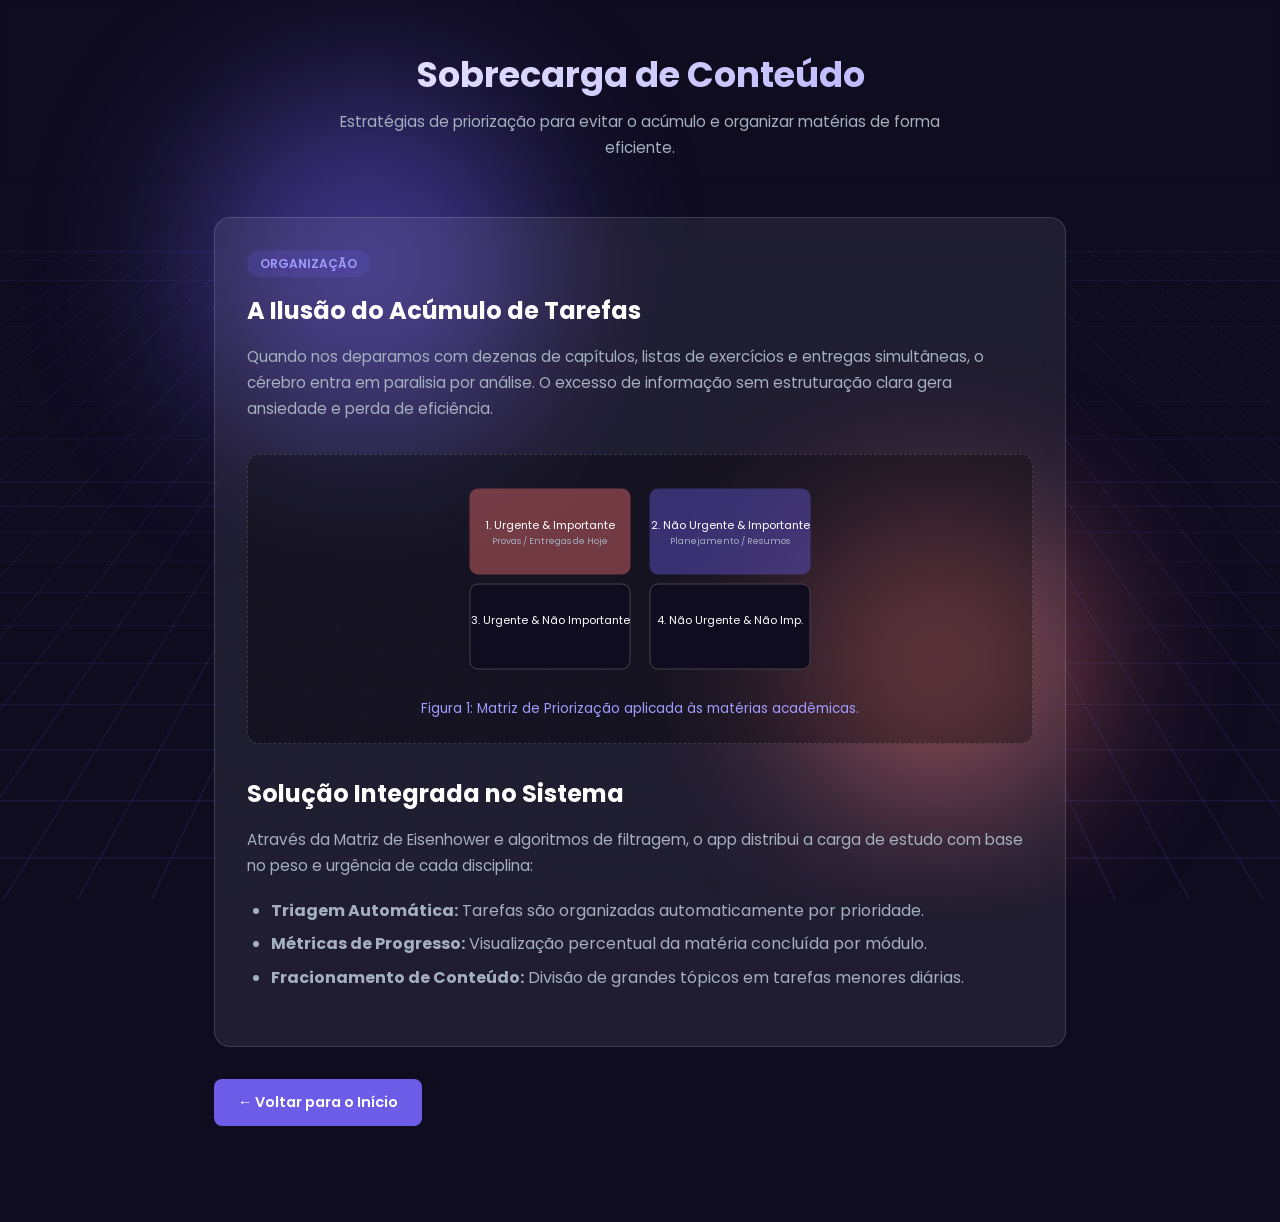
<file: sobrecarga.html>
<!DOCTYPE html>
<html lang="pt-BR">
<head>
    <meta charset="UTF-8">
    <meta name="viewport" content="width=device-width, initial-scale=1.0">
    <title>Sobrecarga de Conteúdo - Bruno Makiyama</title>
    <link href="https://fonts.googleapis.com/css2?family=Poppins:wght@300;400;600;700&display=swap" rel="stylesheet">
    <style>
        * { margin: 0; padding: 0; box-sizing: border-box; font-family: 'Poppins', sans-serif; }
        :root {
            --primary: #6C5CE7;
            --primary-light: #A29BFE;
            --bg-dark: #0F0C20;
            --card-bg: rgba(255, 255, 255, 0.07);
            --card-border: rgba(255, 255, 255, 0.15);
            --text-color: #F1F2F6;
            --text-dim: #A4B0BE;
            --accent: #FF7675;
        }
        body { background-color: var(--bg-dark); color: var(--text-color); min-height: 100vh; overflow-x: hidden; position: relative; }
        .bg-3d-container { position: fixed; top: 0; left: 0; width: 100vw; height: 100vh; z-index: -1; perspective: 1000px; overflow: hidden; }
        .bg-3d-grid {
            position: absolute; width: 200%; height: 200%; top: -50%; left: -50%;
            background-image: linear-gradient(to right, rgba(108, 92, 231, 0.15) 1px, transparent 1px), linear-gradient(to bottom, rgba(108, 92, 231, 0.15) 1px, transparent 1px);
            background-size: 50px 50px; transform: rotateX(60deg) translateZ(-100px); animation: moveGrid 20s linear infinite;
        }
        .orb { position: absolute; border-radius: 50%; filter: blur(80px); opacity: 0.5; animation: floatOrb 10s ease-in-out infinite alternate; }
        .orb-1 { width: 350px; height: 350px; background: #6C5CE7; top: 10%; left: 15%; }
        .orb-2 { width: 300px; height: 300px; background: #FF7675; bottom: 10%; right: 15%; animation-delay: -5s; }
        @keyframes moveGrid { 0% { transform: rotateX(60deg) translateY(0); } 100% { transform: rotateX(60deg) translateY(50px); } }
        @keyframes floatOrb { 0% { transform: translateY(0) scale(1); } 100% { transform: translateY(-40px) scale(1.1); } }
        header { text-align: center; padding: 3rem 1rem 1.5rem; backdrop-filter: blur(5px); }
        header h1 { font-size: 2.2rem; font-weight: 700; background: linear-gradient(135deg, #FFF, var(--primary-light)); -webkit-background-clip: text; -webkit-text-fill-color: transparent; margin-bottom: 0.5rem; }
        header p { color: var(--text-dim); font-size: 0.95rem; max-width: 600px; margin: 0 auto; }
        main { max-width: 900px; margin: 2rem auto; padding: 0 1.5rem 4rem; }
        .content-card { background: var(--card-bg); border: 1px solid var(--card-border); border-radius: 16px; padding: 2rem; backdrop-filter: blur(12px); -webkit-backdrop-filter: blur(12px); margin-bottom: 2rem; }
        .tag { display: inline-block; font-size: 0.75rem; font-weight: 600; padding: 0.3rem 0.8rem; border-radius: 20px; background: rgba(108, 92, 231, 0.2); color: var(--primary-light); text-transform: uppercase; margin-bottom: 1rem; }
        h2 { font-size: 1.5rem; color: #FFF; margin-bottom: 1rem; }
        p { color: var(--text-dim); line-height: 1.7; margin-bottom: 1.2rem; font-size: 0.95rem; }
        ul { margin-left: 1.5rem; color: var(--text-dim); margin-bottom: 1.5rem; }
        li { margin-bottom: 0.5rem; line-height: 1.6; }
        .figure-box { text-align: center; margin: 2rem 0; padding: 1.5rem; background: rgba(0, 0, 0, 0.3); border-radius: 12px; border: 1px dashed var(--card-border); }
        .figure-box svg { max-width: 100%; height: auto; }
        .caption { font-size: 0.85rem; color: var(--primary-light); margin-top: 0.8rem; display: block; }
        .btn-back { display: inline-block; background: var(--primary); color: #FFF; text-decoration: none; padding: 0.8rem 1.5rem; border-radius: 8px; font-weight: 600; font-size: 0.9rem; transition: all 0.3s ease; }
        .btn-back:hover { background: #5a4bcf; transform: translateY(-2px); }
    </style>
</head>
<body>
    <div class="bg-3d-container">
        <div class="orb orb-1"></div>
        <div class="orb orb-2"></div>
        <div class="bg-3d-grid"></div>
    </div>

    <header>
        <h1>Sobrecarga de Conteúdo</h1>
        <p>Estratégias de priorização para evitar o acúmulo e organizar matérias de forma eficiente.</p>
    </header>

    <main>
        <div class="content-card">
            <span class="tag">Organização</span>
            <h2>A Ilusão do Acúmulo de Tarefas</h2>
            <p>Quando nos deparamos com dezenas de capítulos, listas de exercícios e entregas simultâneas, o cérebro entra em paralisia por análise. O excesso de informação sem estruturação clara gera ansiedade e perda de eficiência.</p>

            <div class="figure-box">
                <svg width="360" height="200" viewBox="0 0 360 200" xmlns="http://www.w3.org/2000/svg">
                    <rect x="10" y="10" width="160" height="85" rx="8" fill="#FF7675" opacity="0.4" stroke="#FF7675"/>
                    <text x="90" y="50" fill="#FFF" font-size="11" text-anchor="middle">1. Urgente & Importante</text>
                    <text x="90" y="65" fill="#A4B0BE" font-size="9" text-anchor="middle">Provas / Entregas de Hoje</text>

                    <rect x="190" y="10" width="160" height="85" rx="8" fill="#6C5CE7" opacity="0.4" stroke="#6C5CE7"/>
                    <text x="270" y="50" fill="#FFF" font-size="11" text-anchor="middle">2. Não Urgente & Importante</text>
                    <text x="270" y="65" fill="#A4B0BE" font-size="9" text-anchor="middle">Planejamento / Resumos</text>

                    <rect x="10" y="105" width="160" height="85" rx="8" fill="#0F0C20" stroke="#444"/>
                    <text x="90" y="145" fill="#FFF" font-size="11" text-anchor="middle">3. Urgente & Não Importante</text>

                    <rect x="190" y="105" width="160" height="85" rx="8" fill="#0F0C20" stroke="#444"/>
                    <text x="270" y="145" fill="#FFF" font-size="11" text-anchor="middle">4. Não Urgente & Não Imp.</text>
                </svg>
                <span class="caption">Figura 1: Matriz de Priorização aplicada às matérias acadêmicas.</span>
            </div>

            <h2>Solução Integrada no Sistema</h2>
            <p>Através da Matriz de Eisenhower e algoritmos de filtragem, o app distribui a carga de estudo com base no peso e urgência de cada disciplina:</p>
            <ul>
                <li><strong>Triagem Automática:</strong> Tarefas são organizadas automaticamente por prioridade.</li>
                <li><strong>Métricas de Progresso:</strong> Visualização percentual da matéria concluída por módulo.</li>
                <li><strong>Fracionamento de Conteúdo:</strong> Divisão de grandes tópicos em tarefas menores diárias.</li>
            </ul>
        </div>

        <a href="index.html" class="btn-back">← Voltar para o Início</a>
    </main>
</body>
</html>
</file>
